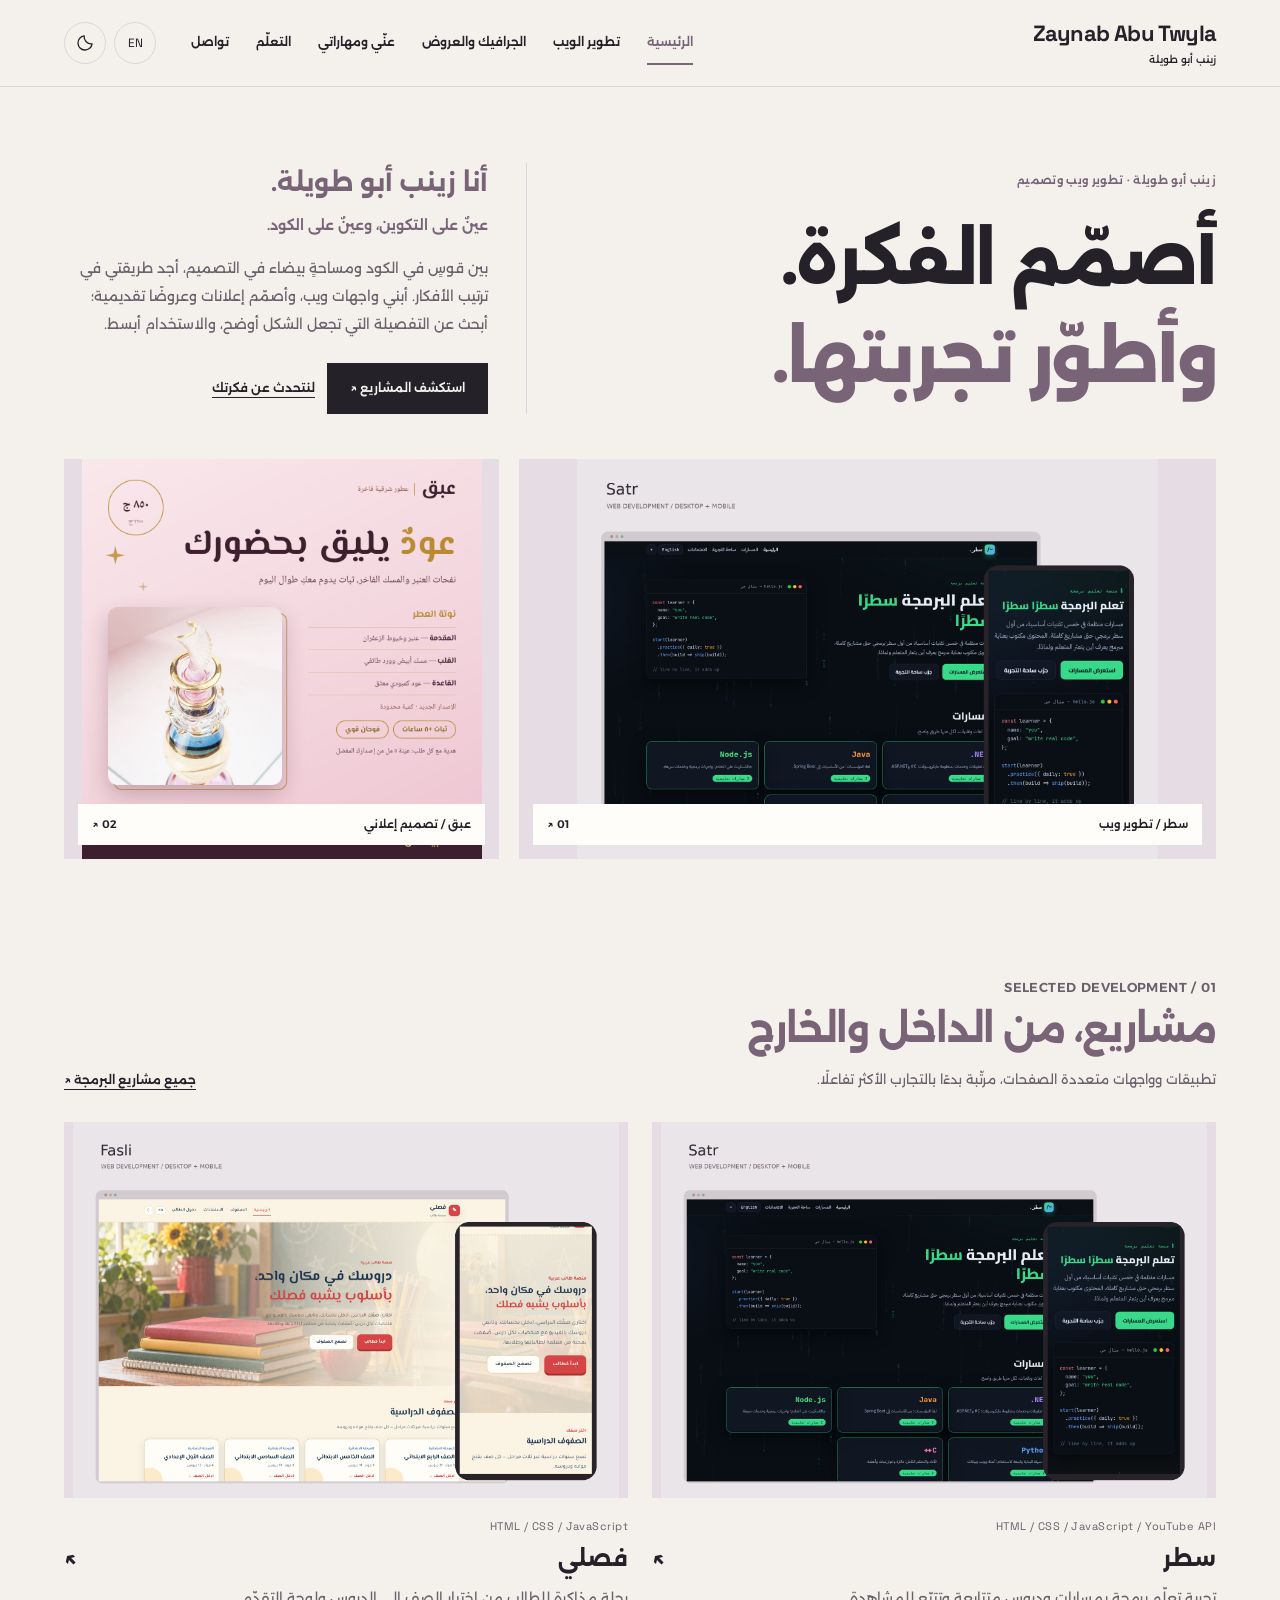
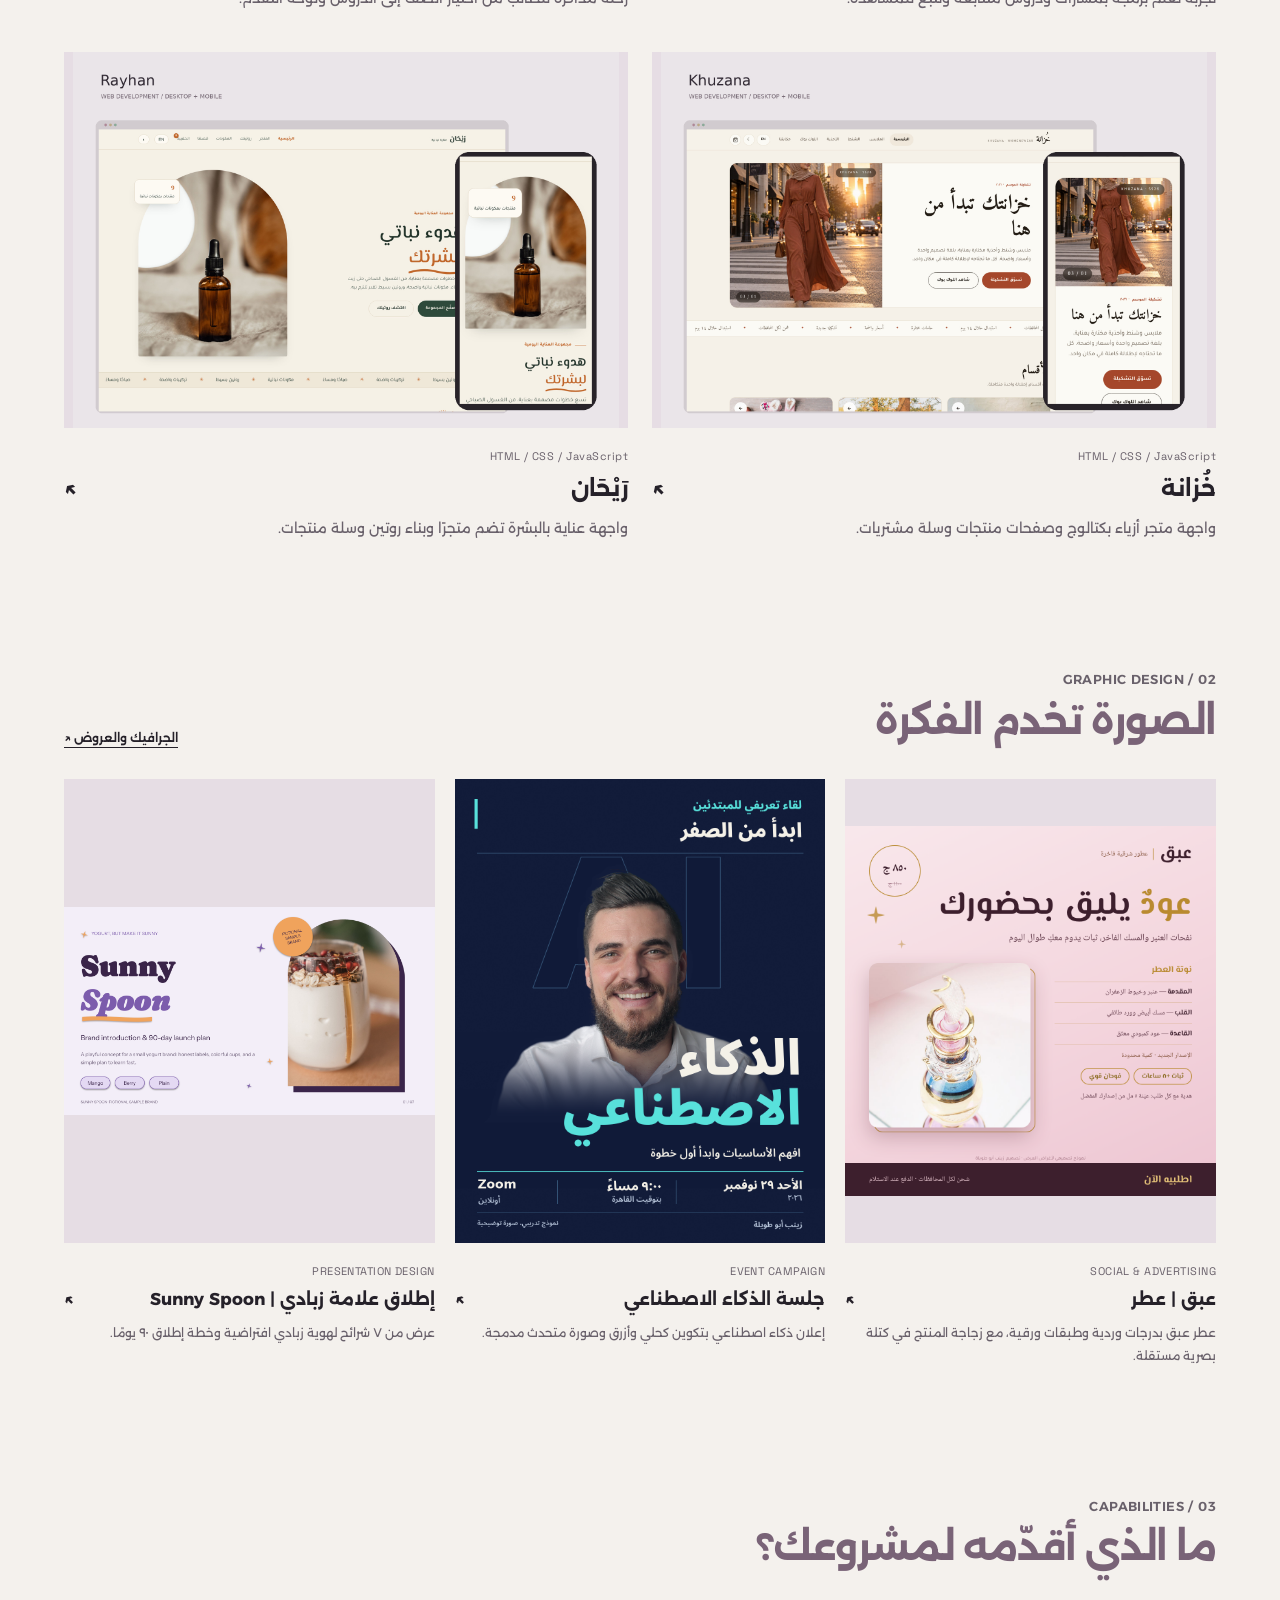
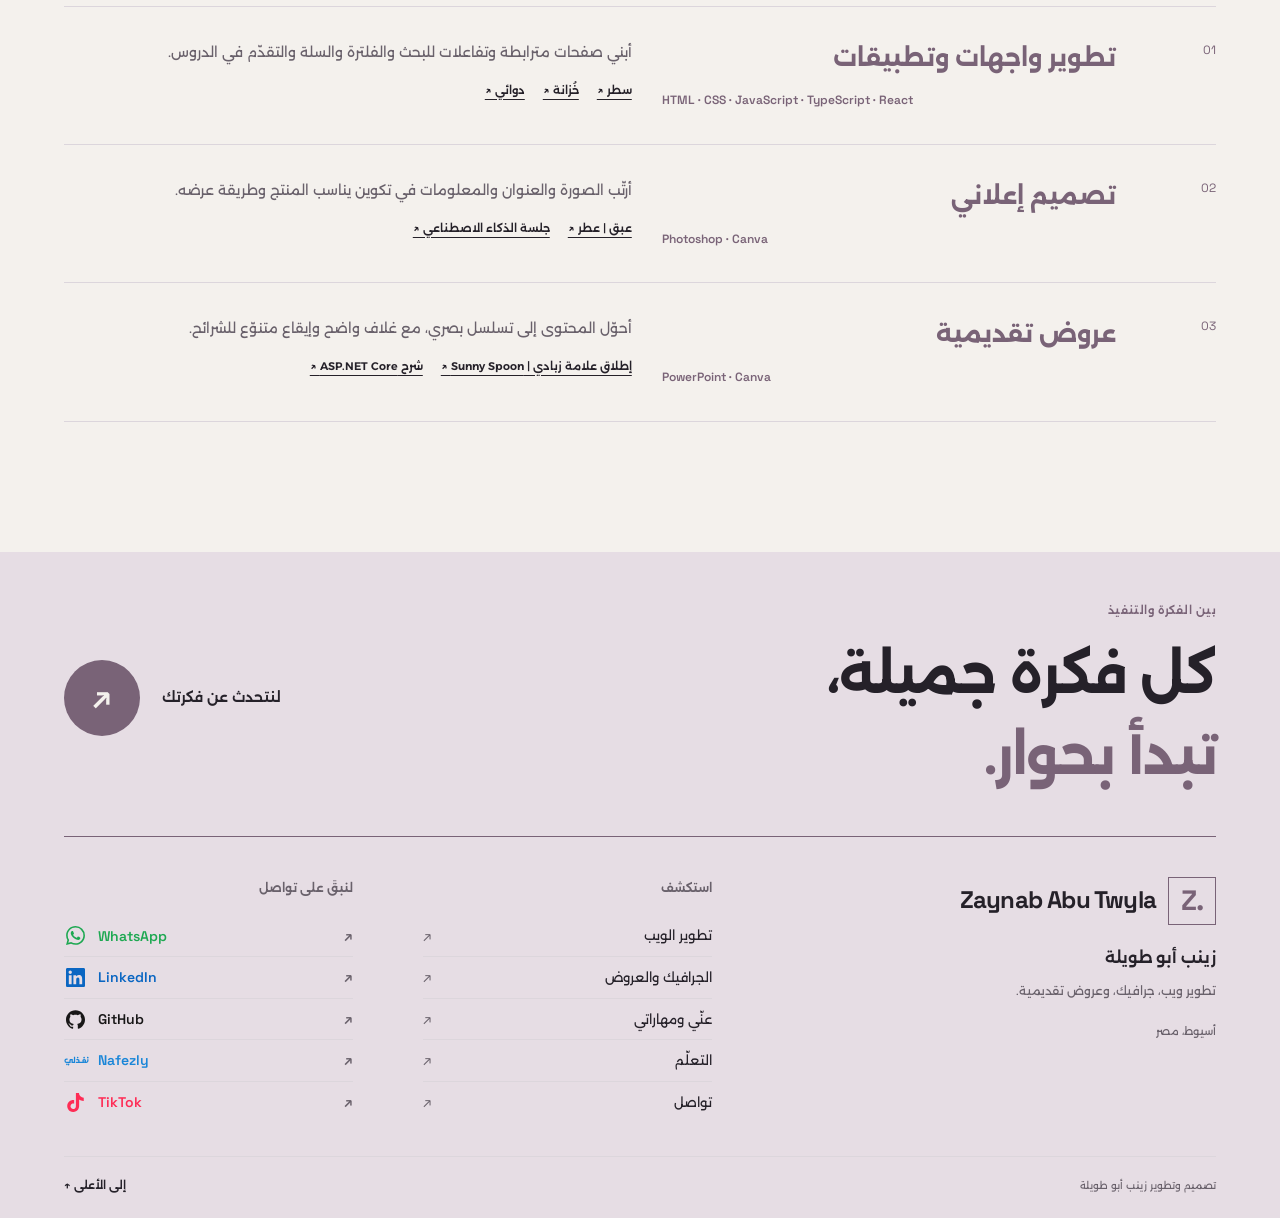
<file: index.html>
<!doctype html><html lang="ar" dir="rtl" data-theme="light"><head><meta charset="utf-8"><meta name="viewport" content="width=device-width,initial-scale=1"><title>Zaynab Abu Twyla | زينب أبو طويلة</title><meta name="description" content="Web development, graphic design and presentations by Zaynab Abu Twyla."><link rel="stylesheet" href="style.css?v=footer7"></head><body data-page="home"><header id="header"></header><main id="app"></main><footer id="footer"></footer><script src="data.js"></script><script src="app.js?v=footer7"></script></body></html>
</file>
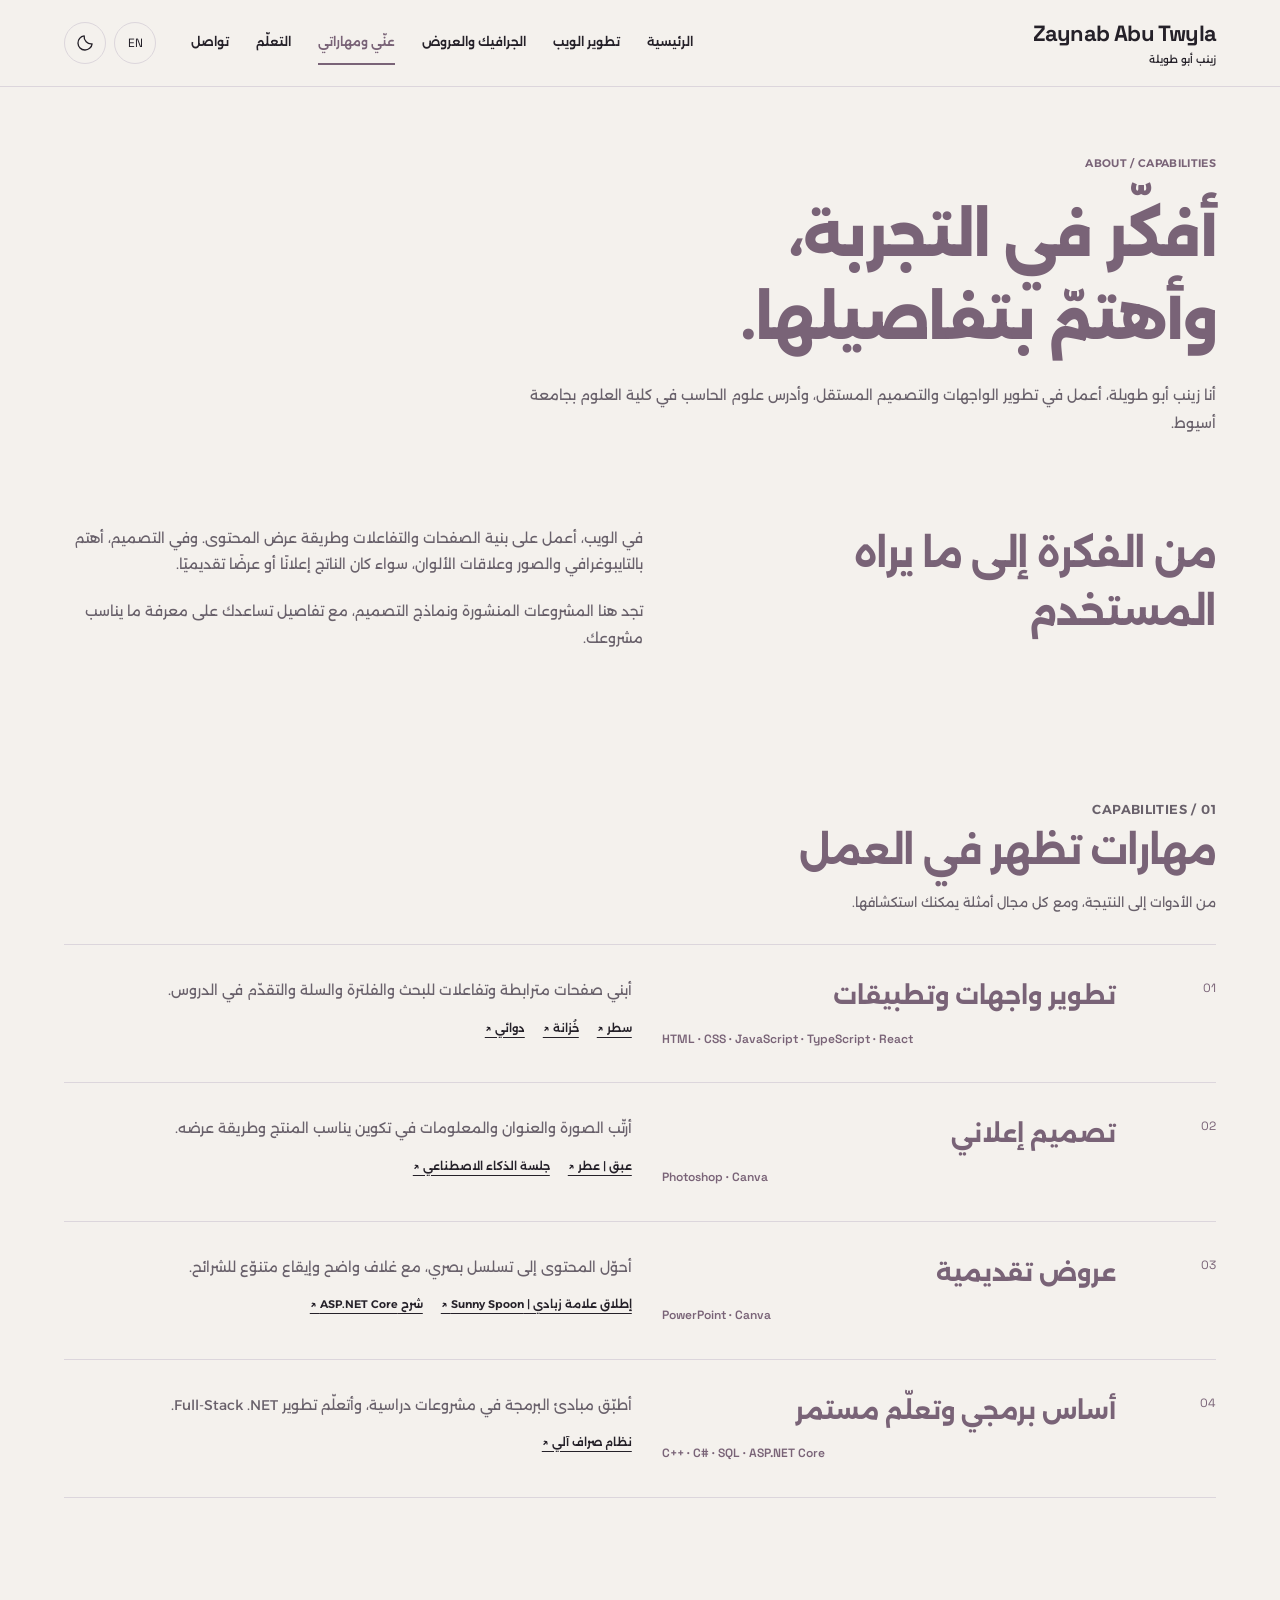
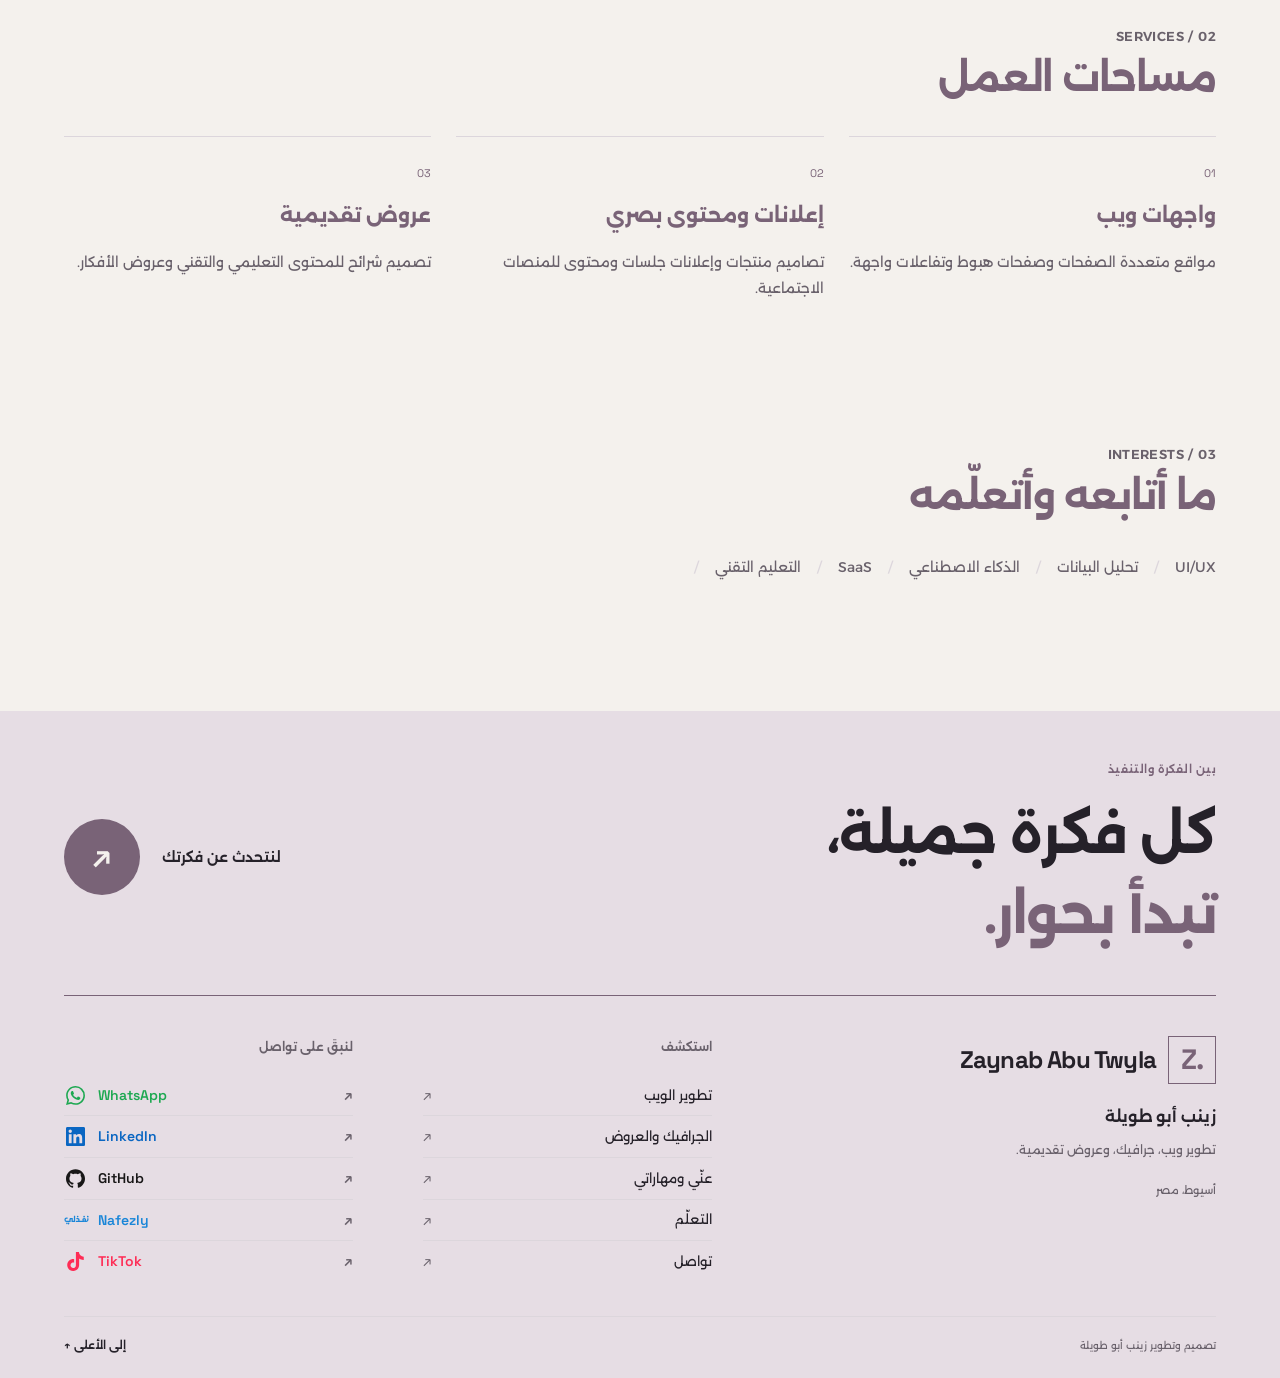
<file: about.html>
<!doctype html><html lang="ar" dir="rtl" data-theme="light"><head><meta charset="utf-8"><meta name="viewport" content="width=device-width,initial-scale=1"><title>Zaynab Abu Twyla | زينب أبو طويلة</title><meta name="description" content="Web development, graphic design and presentations by Zaynab Abu Twyla."><link rel="stylesheet" href="style.css"></head><body data-page="about"><header id="header"></header><main id="app"></main><footer id="footer"></footer><script src="data.js"></script><script src="app.js"></script></body></html>
</file>
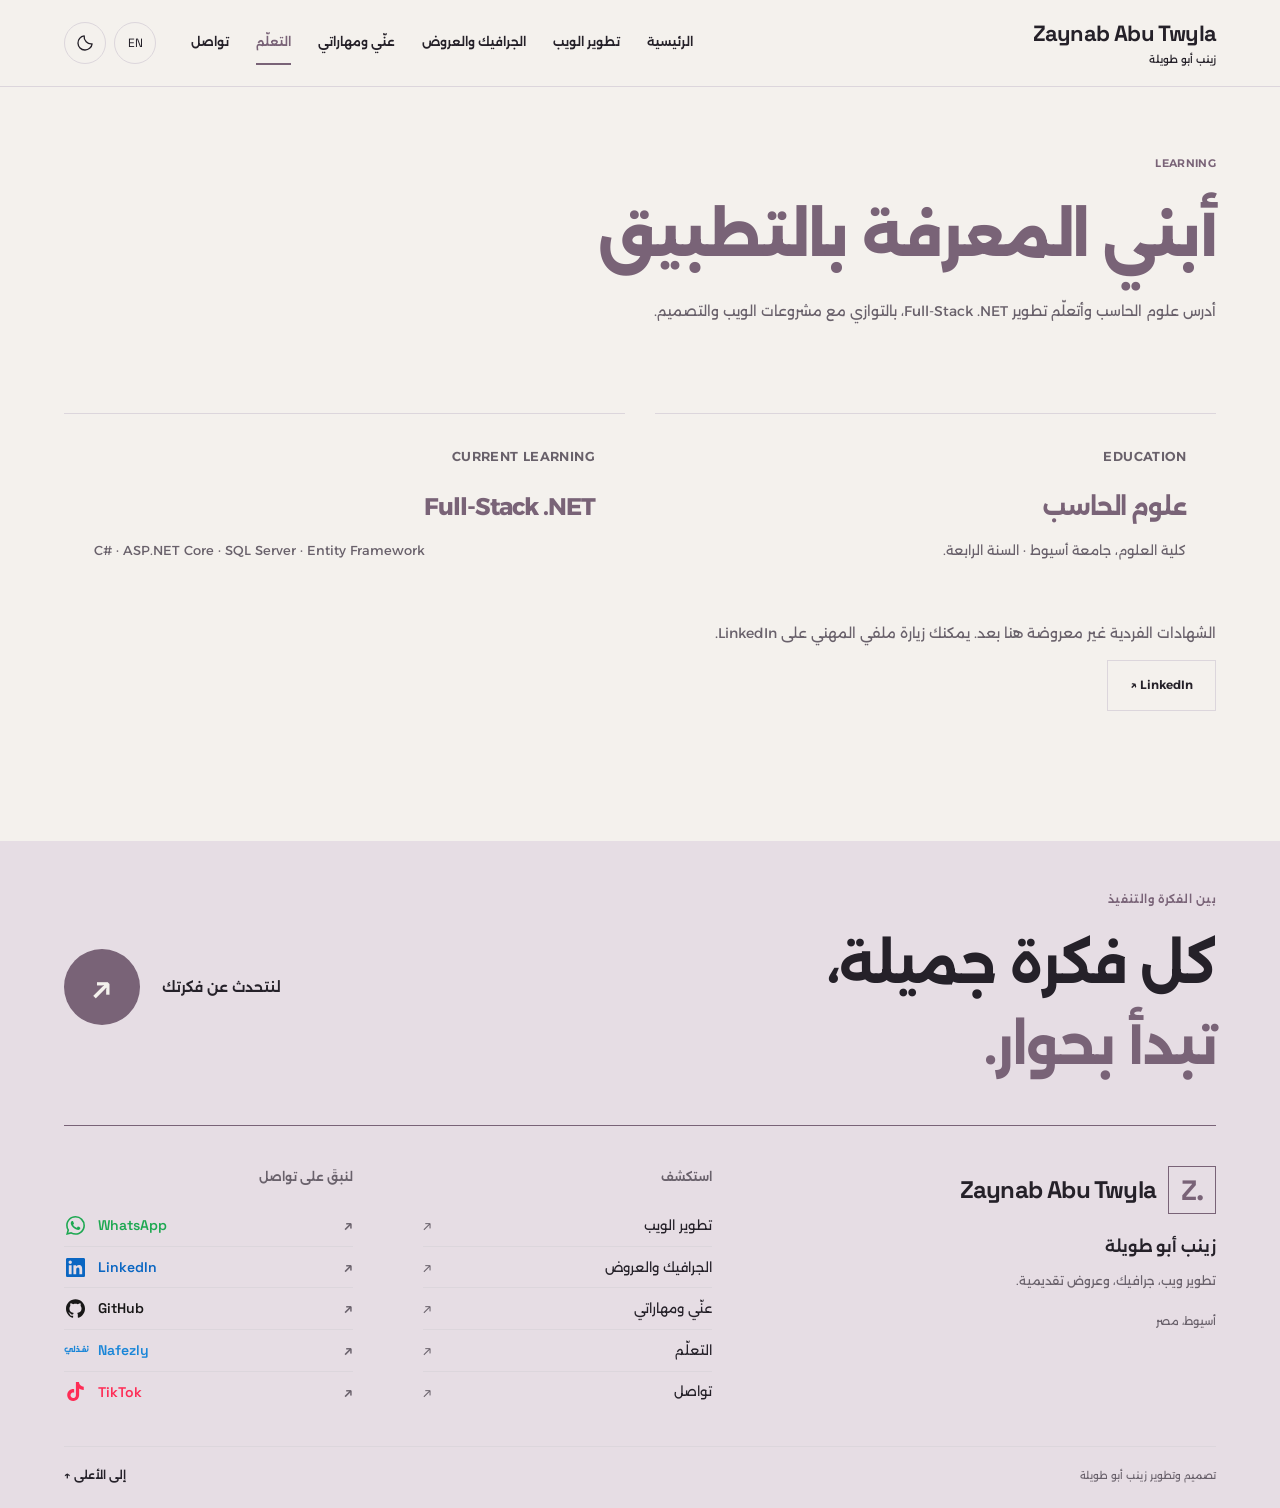
<file: certificates.html>
<!doctype html><html lang="ar" dir="rtl" data-theme="light"><head><meta charset="utf-8"><meta name="viewport" content="width=device-width,initial-scale=1"><title>Zaynab Abu Twyla | زينب أبو طويلة</title><meta name="description" content="Web development, graphic design and presentations by Zaynab Abu Twyla."><link rel="stylesheet" href="style.css"></head><body data-page="learn"><header id="header"></header><main id="app"></main><footer id="footer"></footer><script src="data.js"></script><script src="app.js"></script></body></html>
</file>
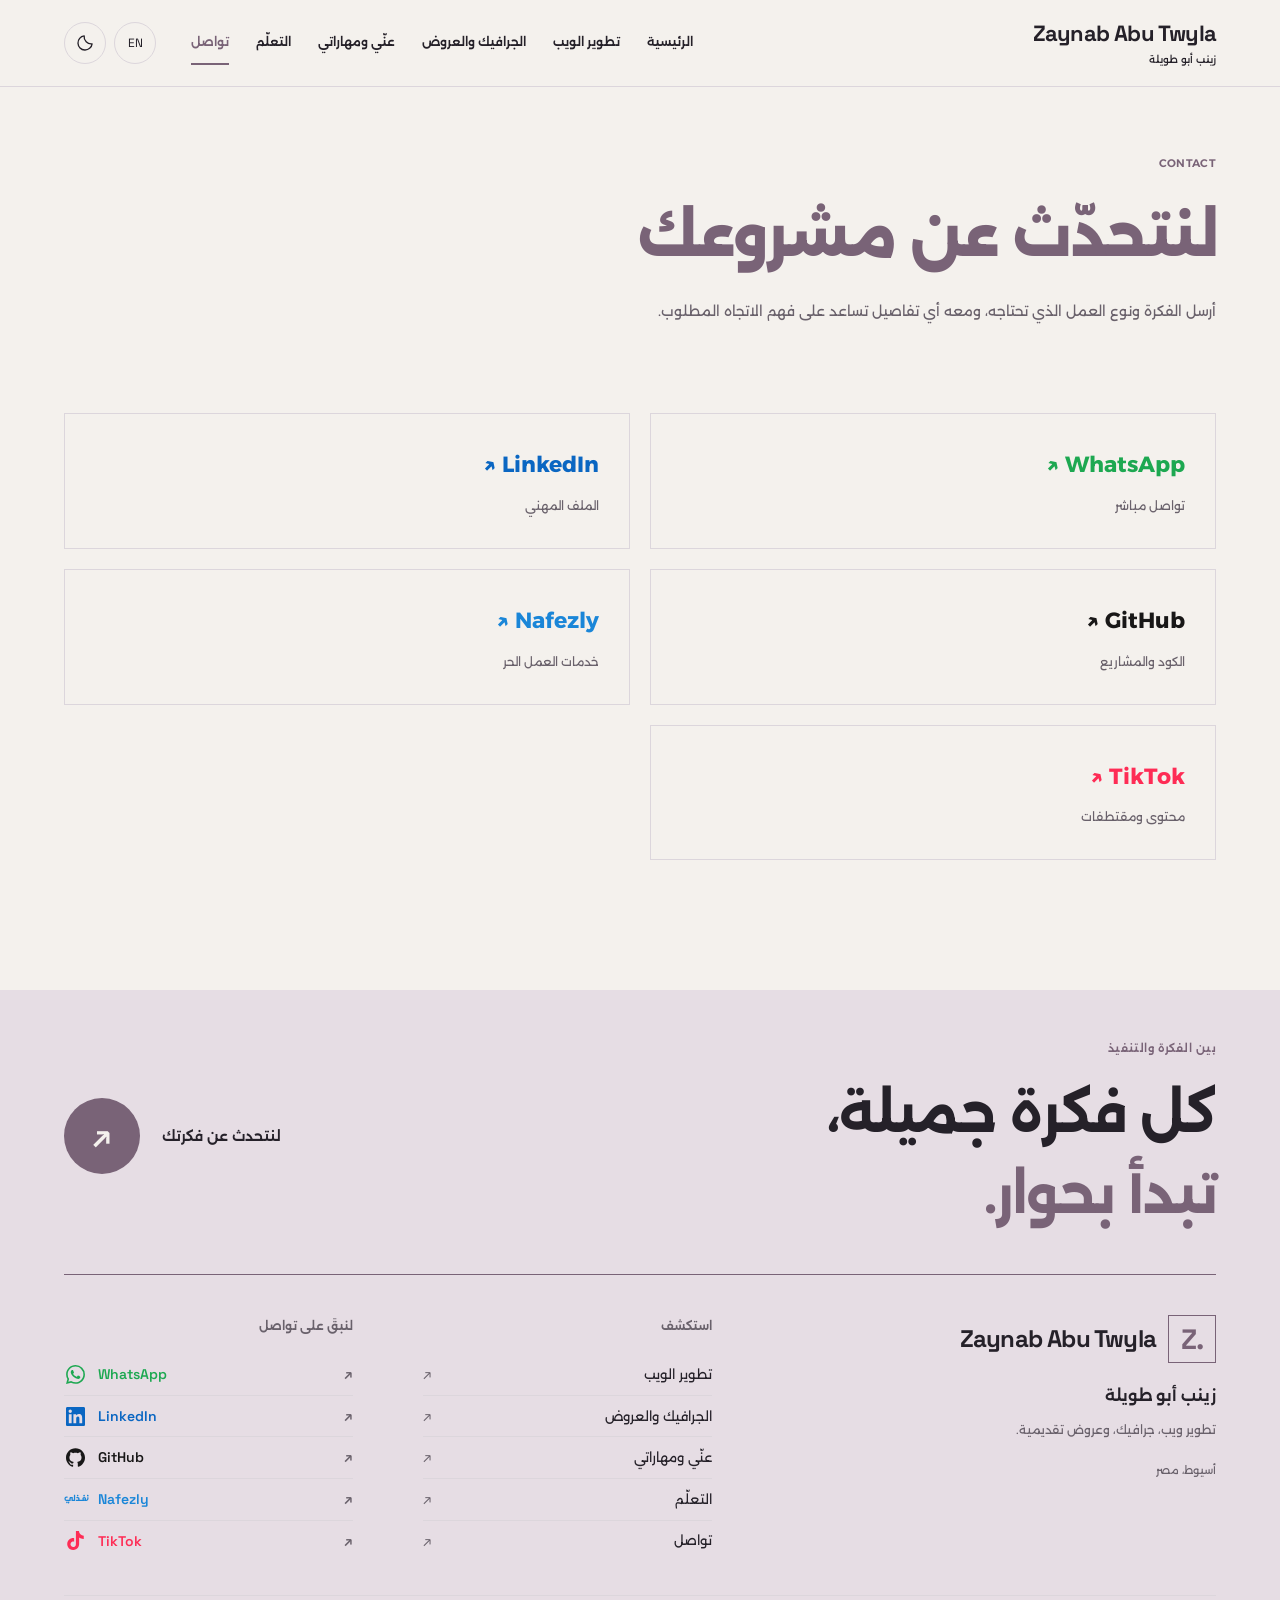
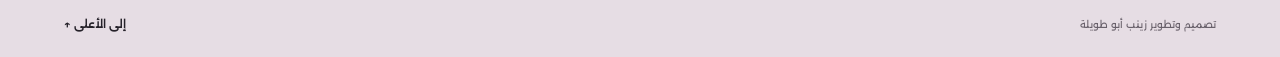
<file: contact.html>
<!doctype html><html lang="ar" dir="rtl" data-theme="light"><head><meta charset="utf-8"><meta name="viewport" content="width=device-width,initial-scale=1"><title>Zaynab Abu Twyla | زينب أبو طويلة</title><meta name="description" content="Web development, graphic design and presentations by Zaynab Abu Twyla."><link rel="stylesheet" href="style.css"></head><body data-page="contact"><header id="header"></header><main id="app"></main><footer id="footer"></footer><script src="data.js"></script><script src="app.js"></script></body></html>
</file>
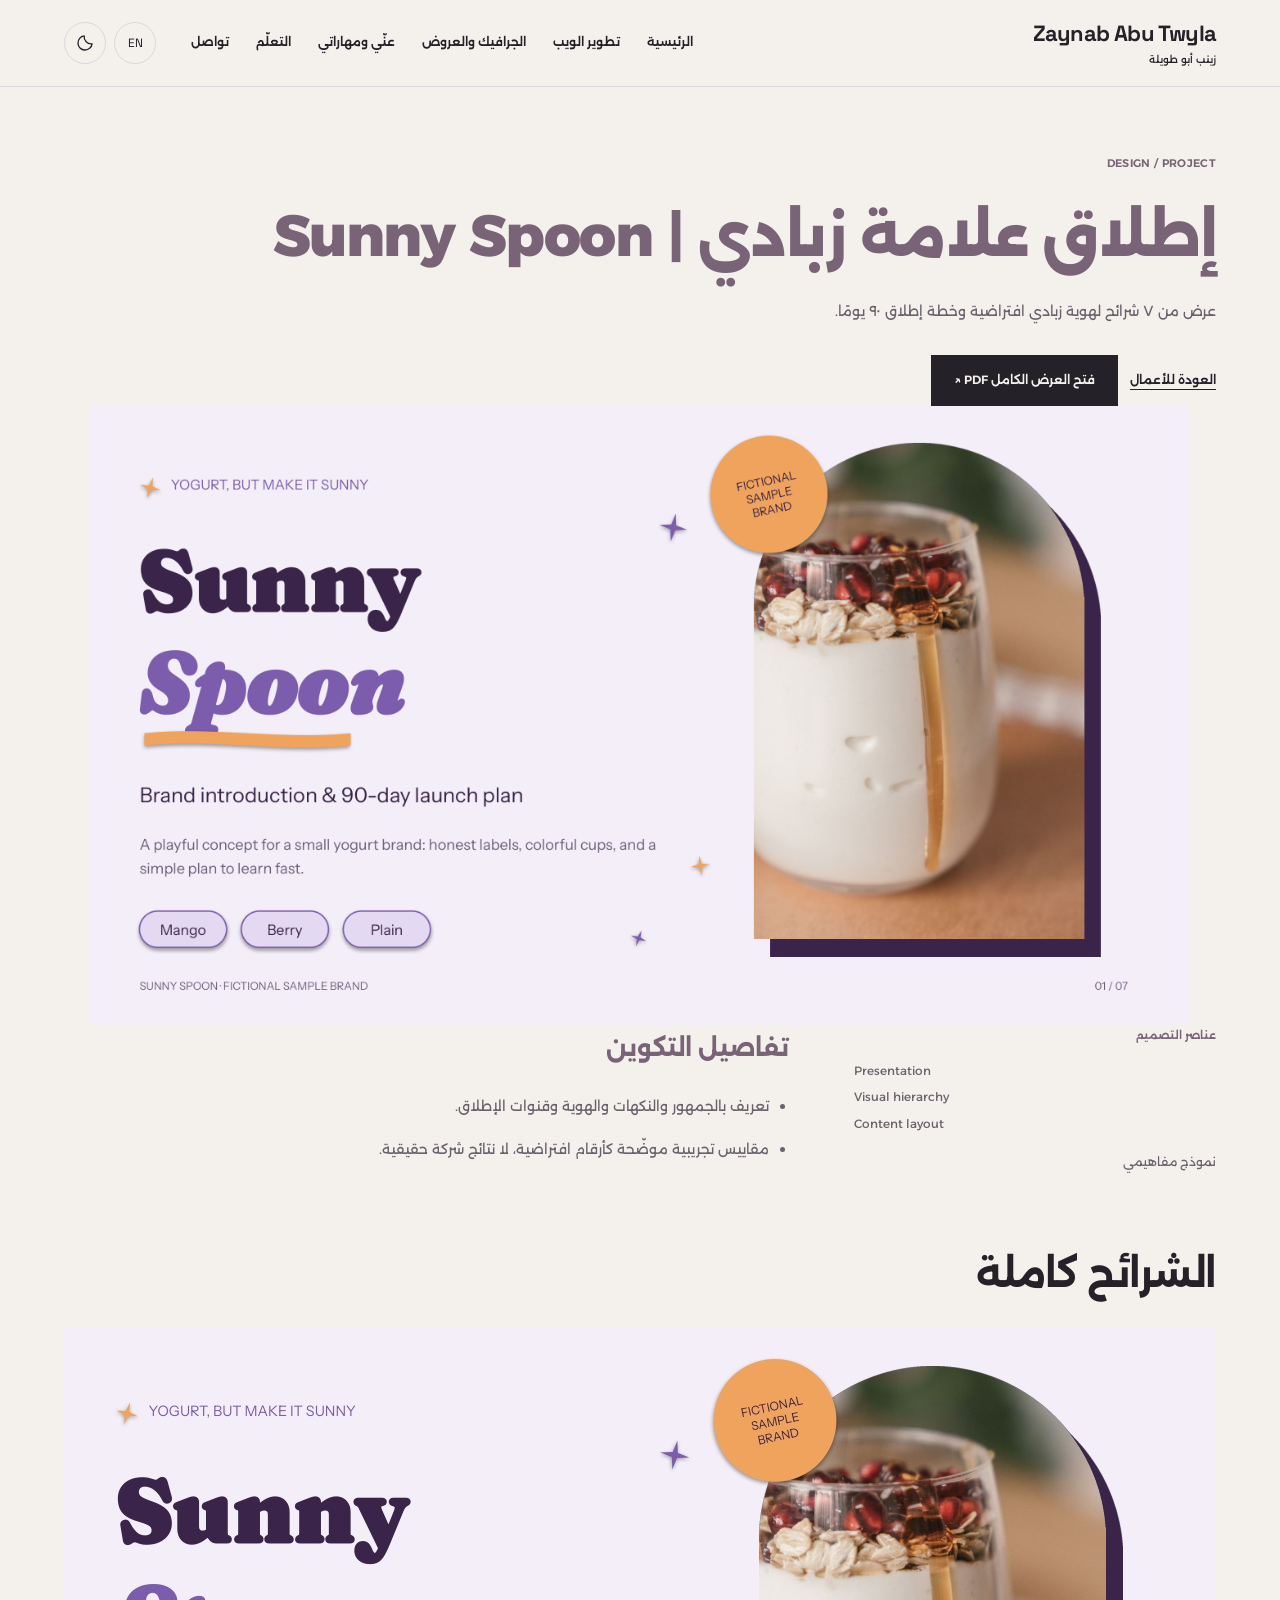
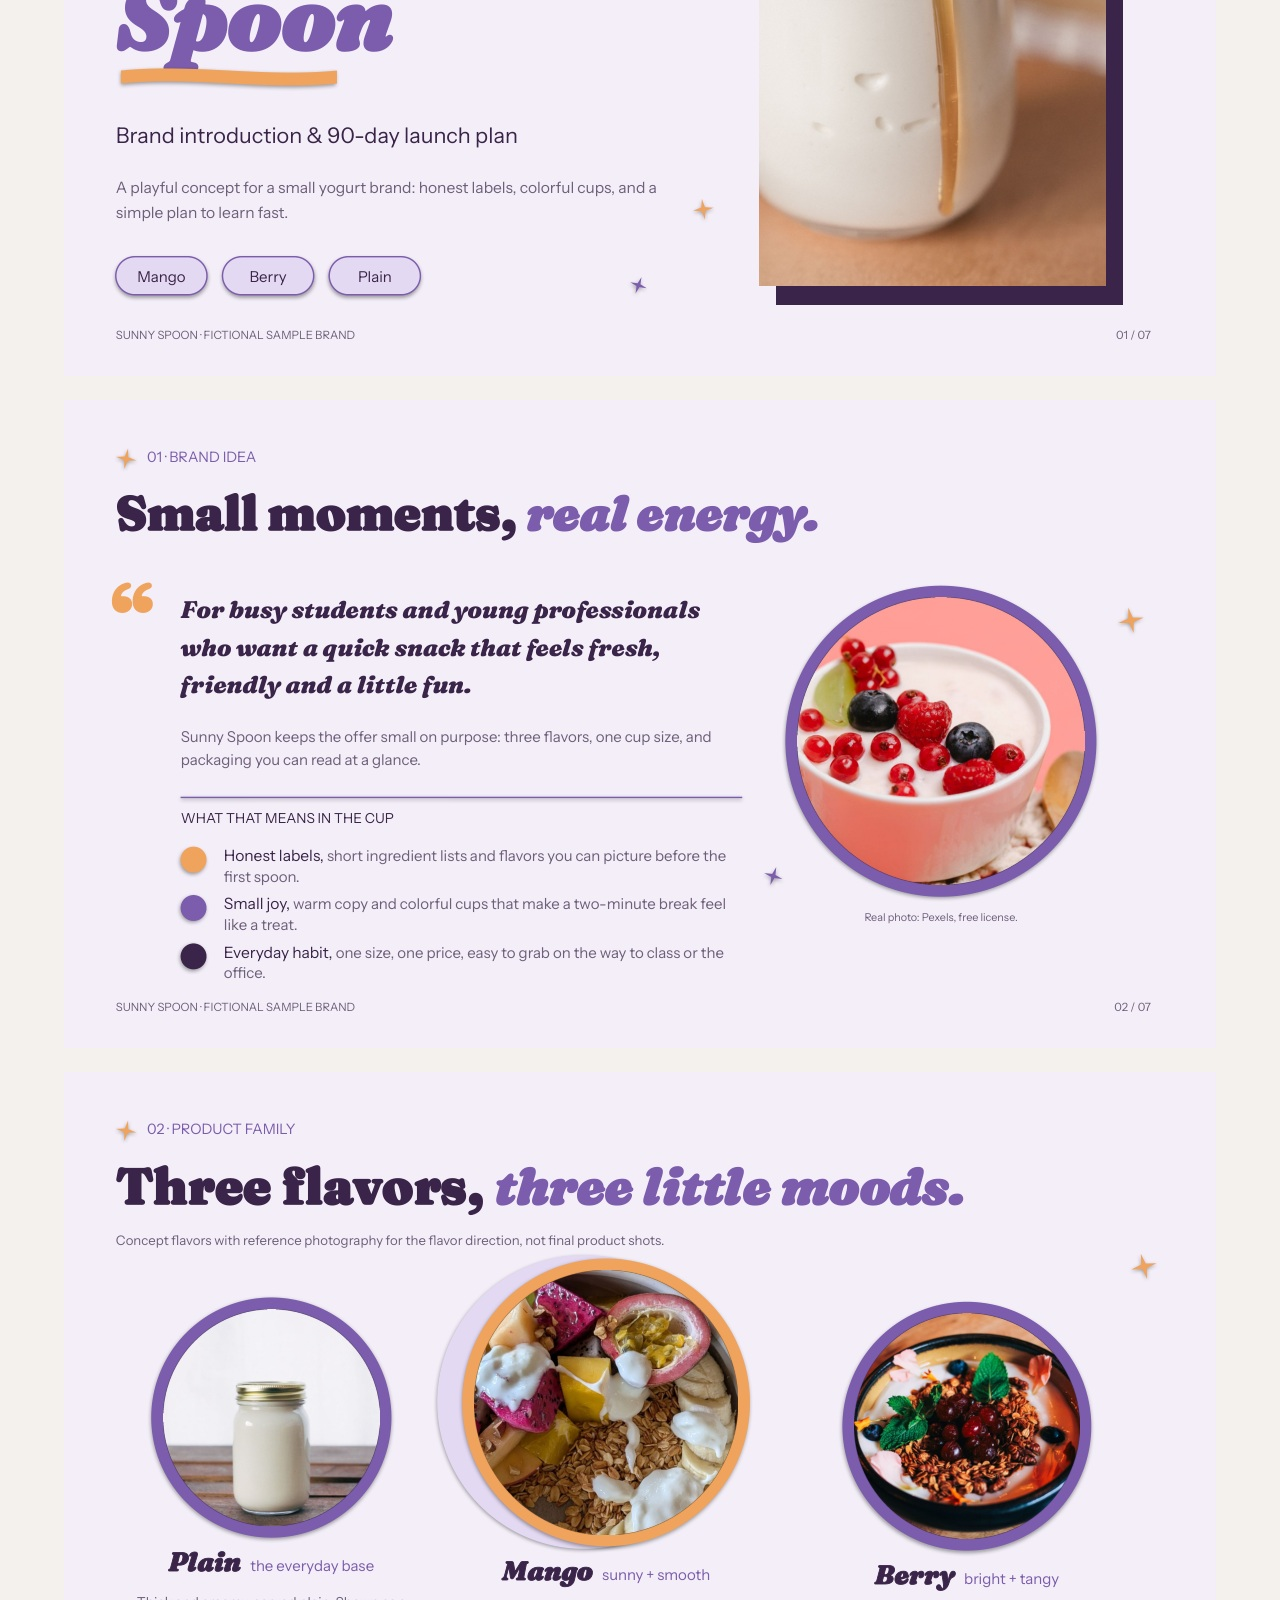
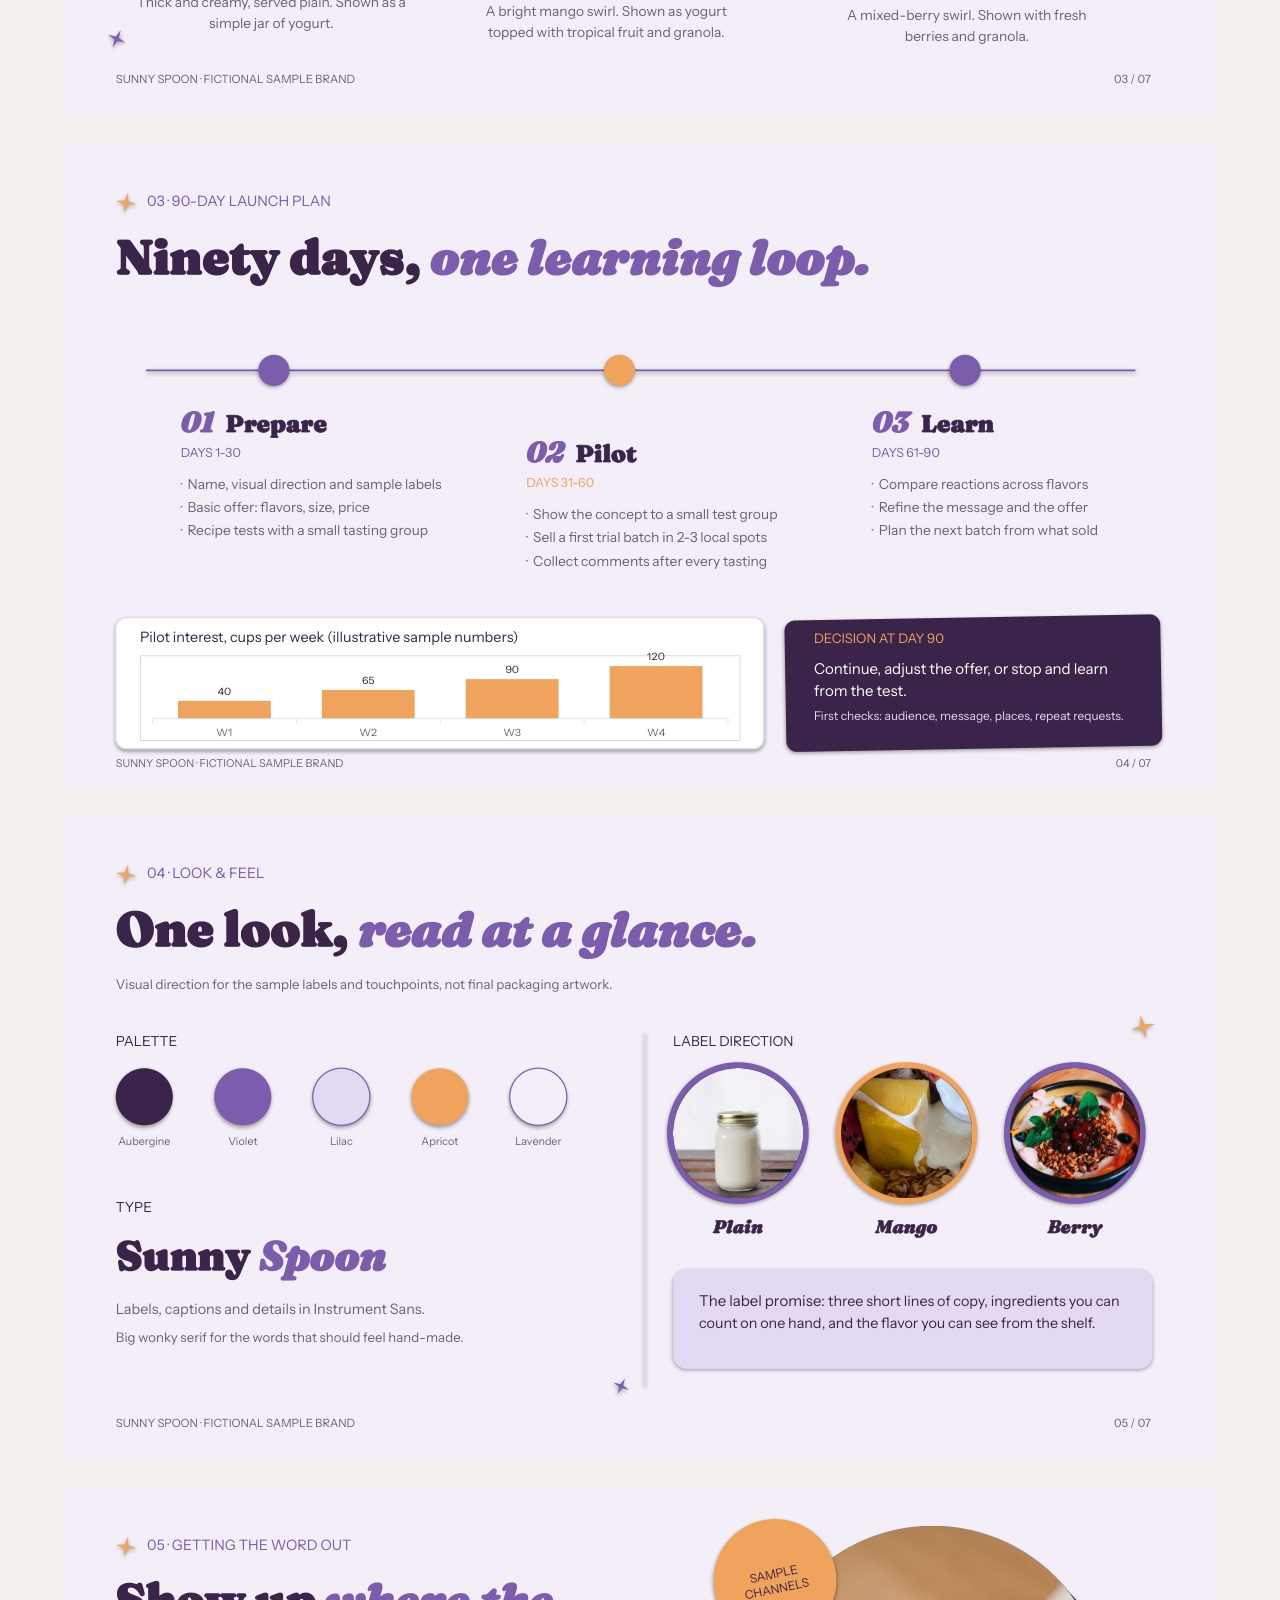
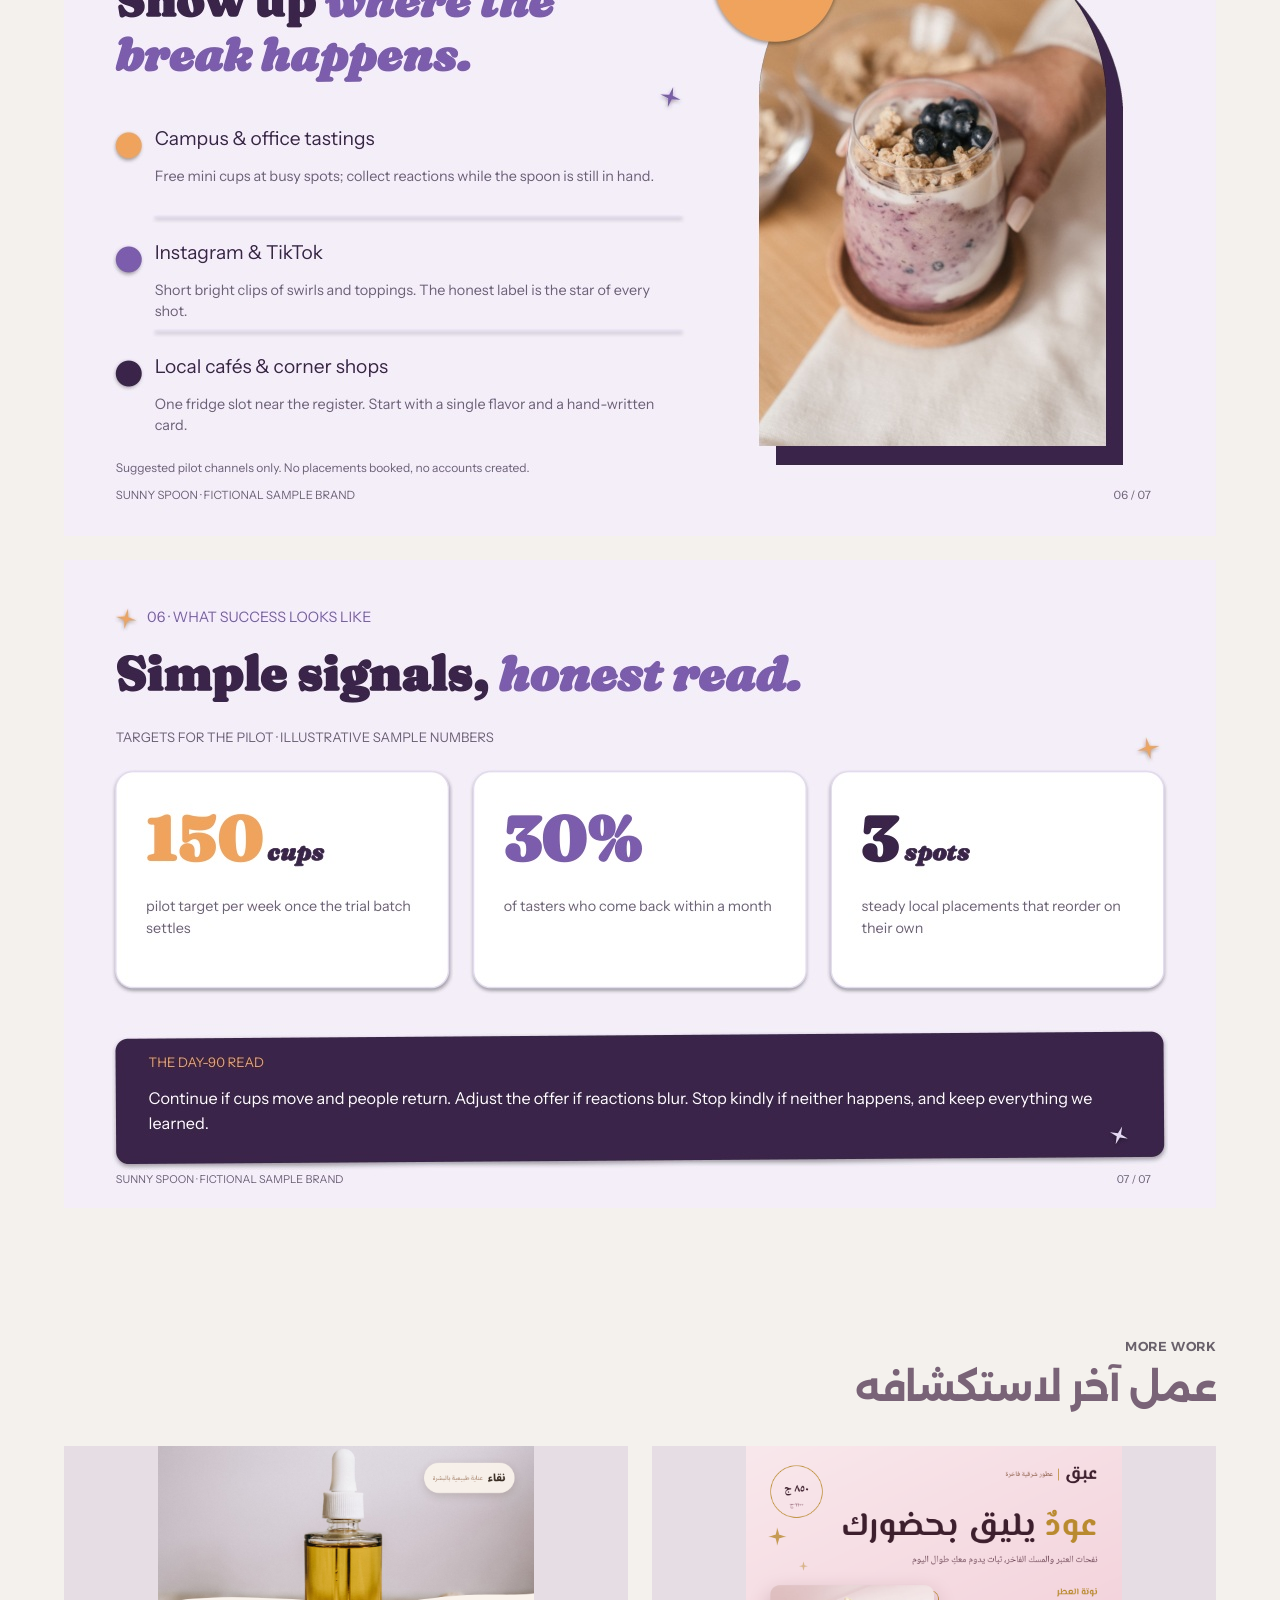
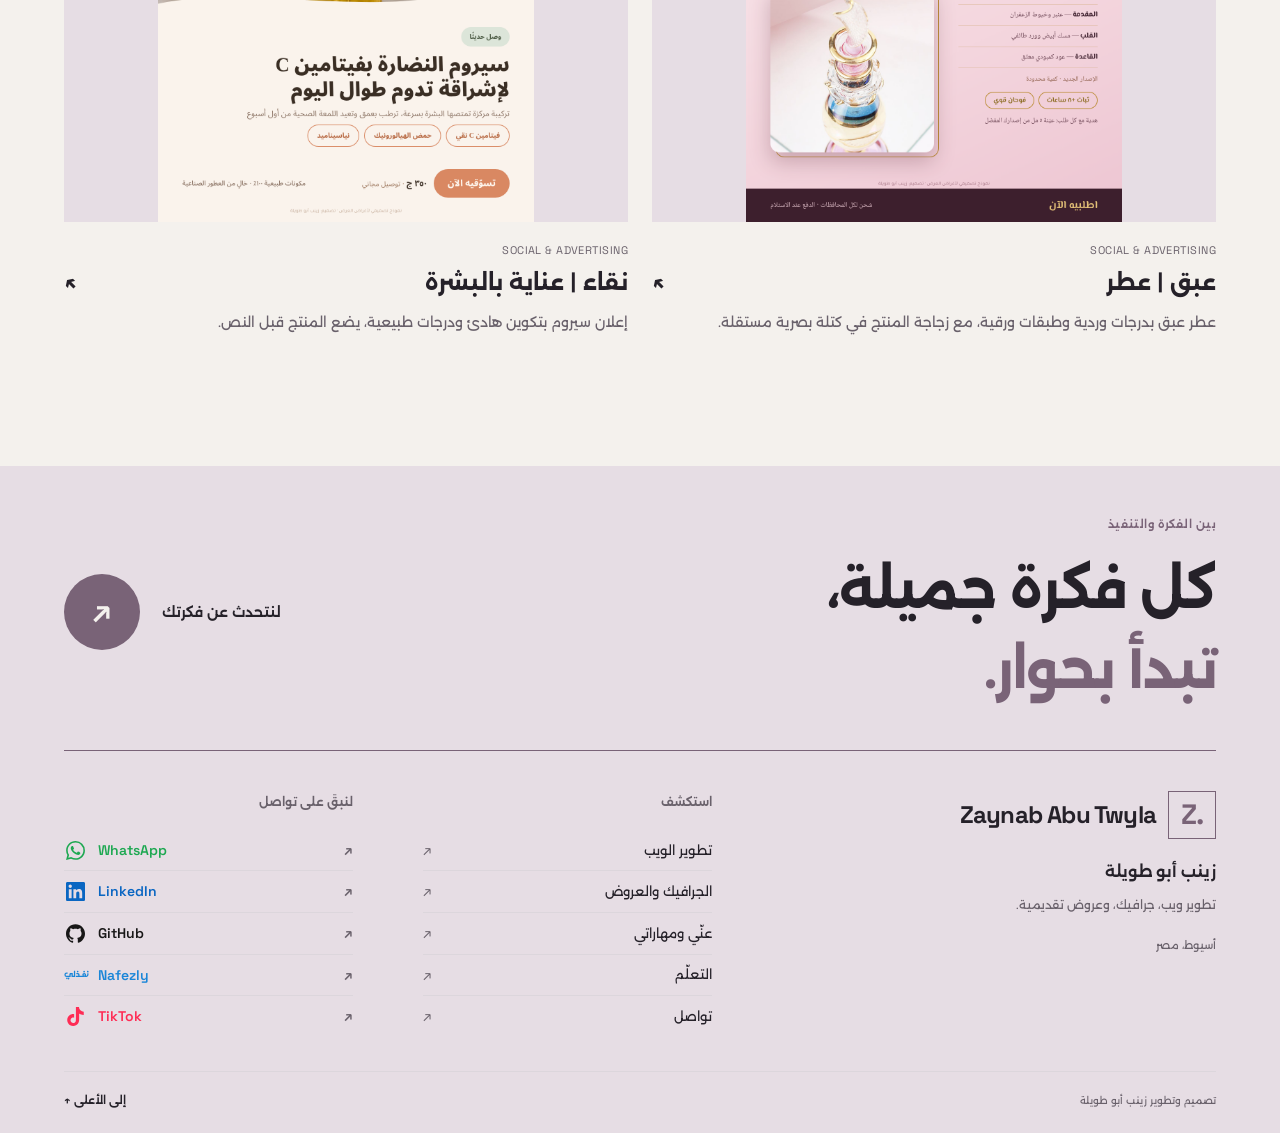
<file: deck-12-yogurt-brand-launch.html>
<!doctype html><html lang="ar" dir="rtl" data-theme="light"><head><meta charset="utf-8"><meta name="viewport" content="width=device-width,initial-scale=1"><title>Zaynab Abu Twyla | زينب أبو طويلة</title><meta name="description" content="Web development, graphic design and presentations by Zaynab Abu Twyla."><link rel="stylesheet" href="style.css"></head><body data-page="detail"><header id="header"></header><main id="app"></main><footer id="footer"></footer><script src="data.js"></script><script src="app.js"></script></body></html>
</file>
<file: style.css>
@font-face{font-family:'Alexandria';font-style:normal;font-weight:300;font-display:swap;src:url('assets/Alexandria-300.ttf') format('truetype')}
@font-face{font-family:'Alexandria';font-style:normal;font-weight:400;font-display:swap;src:url('assets/Alexandria-400.ttf') format('truetype')}
@font-face{font-family:'Alexandria';font-style:normal;font-weight:500;font-display:swap;src:url('assets/Alexandria-500.ttf') format('truetype')}
@font-face{font-family:'Alexandria';font-style:normal;font-weight:600;font-display:swap;src:url('assets/Alexandria-600.ttf') format('truetype')}
@font-face{font-family:'Alexandria';font-style:normal;font-weight:700;font-display:swap;src:url('assets/Alexandria-700.ttf') format('truetype')}
@font-face{font-family:'Alexandria';font-style:normal;font-weight:800;font-display:swap;src:url('assets/Alexandria-800.ttf') format('truetype')}
@font-face{font-family:'Alexandria';font-style:normal;font-weight:900;font-display:swap;src:url('assets/Alexandria-900.ttf') format('truetype')}
@font-face{font-family:'Space Grotesk';font-style:normal;font-weight:400;font-display:swap;src:url('assets/SpaceGrotesk-400.ttf') format('truetype')}
@font-face{font-family:'Space Grotesk';font-style:normal;font-weight:500;font-display:swap;src:url('assets/SpaceGrotesk-500.ttf') format('truetype')}
@font-face{font-family:'Space Grotesk';font-style:normal;font-weight:600;font-display:swap;src:url('assets/SpaceGrotesk-600.ttf') format('truetype')}
@font-face{font-family:'Space Grotesk';font-style:normal;font-weight:700;font-display:swap;src:url('assets/SpaceGrotesk-700.ttf') format('truetype')}
:root{--paper:#f4f1ed;--card:#fffdf9;--ink:#252129;--second:#69616b;--accent:#796377;--soft:#e6dde4;--line:#dcd6dc;--inverse:#fff;--ar:'Alexandria',sans-serif;--en:'Space Grotesk',sans-serif}html[data-theme=dark]{--paper:#1c1b20;--card:#26242b;--ink:#f4f0ec;--second:#b9b0bb;--accent:#c7abc2;--soft:#39313b;--line:#46404a;--inverse:#211d24}*{box-sizing:border-box}body{margin:0;background:var(--paper);color:var(--ink);font-family:var(--ar);font-weight:400;line-height:1.9}html{scroll-behavior:smooth}html[lang=en] body{font-family:var(--en);line-height:1.65}a{color:inherit;text-decoration:none}button,input{font:inherit}button,a{-webkit-tap-highlight-color:transparent}button{cursor:pointer}img{max-width:100%;height:auto;display:block}button:focus-visible,a:focus-visible{outline:3px solid var(--accent);outline-offset:5px}.wrap{width:min(1320px,90%);margin:auto}.en{font-family:var(--en)}header{position:sticky;top:0;z-index:20;background:var(--paper);border-bottom:1px solid var(--line)}.nav{display:flex;align-items:center;gap:35px;min-height:86px}.brand{font-family:var(--en);font-size:22px;font-weight:700;line-height:1.15;letter-spacing:-.8px}.brand small{display:block;font-family:var(--ar);font-size:10px;letter-spacing:0;font-weight:500;margin-top:8px}.navlinks{display:flex;gap:27px;margin-inline-start:auto;align-items:center}.navlinks a{font-size:12px;font-weight:600;padding-block:10px;border-bottom:2px solid transparent}.navlinks a.on{border-color:var(--accent);color:var(--accent)}.controls{display:flex;gap:8px;align-items:center}.icon-btn{border:1px solid var(--line);background:transparent;color:var(--ink);width:42px;height:42px;display:grid;place-items:center;border-radius:50%;font-family:var(--en);font-size:12px}.icon-btn svg{width:20px;height:20px;stroke:currentColor;fill:none;stroke-width:1.6;stroke-linecap:round;stroke-linejoin:round}.burger{display:none}.eyebrow{font-size:11px;font-weight:600;color:var(--accent);letter-spacing:.03em;margin:0 0 20px}.hero{padding:76px 0 48px}.hero-top{display:grid;grid-template-columns:1.65fr 1fr;gap:50px;align-items:end}.hero h1{font-size:clamp(38px,5.3vw,80px);line-height:1.45;letter-spacing:-2px;margin:0;font-weight:800}.hero h1 span{color:var(--accent)}.hero-intro p{font-size:14px;color:var(--second);max-width:47ch;margin:0 0 26px}.actions{display:flex;flex-wrap:wrap;gap:12px;align-items:center}.btn{display:inline-flex;align-items:center;justify-content:center;gap:15px;background:var(--ink);color:var(--paper);padding:13px 22px;border:1px solid var(--ink);font-size:12px;font-weight:600;min-height:48px}.btn.secondary{background:transparent;color:var(--ink);border-color:var(--line)}.btn:hover{background:var(--accent);border-color:var(--accent);color:var(--inverse)}.hero-work{margin-top:45px;display:grid;grid-template-columns:1.6fr 1fr;gap:20px;align-items:stretch}.hero-work a{position:relative;overflow:hidden;background:var(--soft);min-width:0}.hero-work img{width:100%;height:400px;object-fit:cover;transition:transform .5s}.hero-work a:hover img{transform:scale(1.025)}.hero-work .caption{position:absolute;bottom:14px;inset-inline:14px;background:var(--card);display:flex;justify-content:space-between;gap:12px;padding:10px 14px;font-size:11px;font-weight:600}.section{padding:58px 0}.section-head{display:flex;justify-content:space-between;align-items:end;gap:30px;margin-bottom:30px}.section h2,.section-head h2{font-size:clamp(25px,3vw,42px);line-height:1.5;letter-spacing:-1px;margin:0;font-weight:700}.section-head p{font-size:13px;color:var(--second);max-width:55ch;margin:10px 0 0}.textlink{font-size:12px;font-weight:600;text-decoration:underline;text-underline-offset:5px}.work-grid{display:grid;grid-template-columns:repeat(2,minmax(0,1fr));gap:40px 24px}.work-card{min-width:0;display:block}.work-image{background:var(--soft);aspect-ratio:1.5;overflow:hidden;display:flex;align-items:center;justify-content:center}.work-image img{width:100%;height:100%;object-fit:contain;transition:transform .45s}.work-card:hover img{transform:scale(1.025)}.work-card .meta{font-family:var(--en);font-size:10px;letter-spacing:.04em;color:var(--second);margin-top:18px}.work-card h3{font-size:22px;line-height:1.5;margin:5px 0 10px;font-weight:700;display:flex;justify-content:space-between;gap:15px}.work-card p{font-size:12px;color:var(--second);max-width:65ch;margin:0}.graphic-grid{grid-template-columns:repeat(3,minmax(0,1fr));gap:36px 20px}.graphic-grid .work-image{aspect-ratio:4/5;background:var(--soft)}.graphic-grid .work-image img{object-fit:contain}.graphic-grid .work-card h3{font-size:17px}.graphic-grid .work-card p{font-size:11px}.filters{display:flex;flex-wrap:wrap;gap:8px;margin-block:28px 40px}.filter{border:1px solid var(--line);background:transparent;color:var(--second);padding:10px 18px;min-height:44px;font-size:12px}.filter.active{background:var(--ink);color:var(--paper);border-color:var(--ink)}.page-head{padding:66px 0 30px}.page-head h1{font-size:clamp(34px,4.5vw,65px);line-height:1.45;letter-spacing:-1.5px;margin:0 0 20px;font-weight:800}.page-head .lead{max-width:70ch;font-size:14px;line-height:2;color:var(--second);margin:0}.split{display:grid;grid-template-columns:1fr 1.15fr;gap:70px}.bodycopy{font-size:14px;color:var(--second)}.bodycopy p{margin:0 0 20px}.skills{border-top:1px solid var(--line)}.skill-row{display:grid;grid-template-columns:70px 1fr 1.25fr;gap:30px;padding:32px 0;border-bottom:1px solid var(--line);align-items:start}.skill-num{font-family:var(--en);font-size:12px;color:var(--accent)}.skill-row h3{margin:0 0 12px;font-size:24px;line-height:1.6}.skill-row .tools{font-family:var(--en);color:var(--accent);font-size:12px;font-weight:600}.skill-row p{font-size:13px;color:var(--second);margin:0 0 14px}.skill-proof{display:flex;flex-wrap:wrap;gap:18px}.skill-proof a{font-size:11px;font-weight:600;text-decoration:underline;text-underline-offset:5px}.service-grid{display:grid;grid-template-columns:repeat(3,1fr);gap:25px}.service{border-top:1px solid var(--line);padding-top:20px}.service h3{font-size:20px;margin:8px 0 15px}.service p{font-size:12px;color:var(--second)}.service .num{font-family:var(--en);font-size:11px;color:var(--accent)}.detail-cover{background:var(--soft);margin-block:30px 45px}.detail-cover img{width:100%;max-height:900px;object-fit:contain}.detail-grid{display:grid;grid-template-columns:1fr 2fr;gap:65px}.detail-label{font-size:11px;color:var(--accent);font-weight:600;margin:0 0 12px}.detail-grid h2{font-size:24px;margin:0 0 22px}.detail-grid ul{padding-inline-start:20px;margin:0;color:var(--second);font-size:14px}.detail-grid li{margin-bottom:17px}.detail-data{font-size:12px;color:var(--second);line-height:2.2}.art-full{max-width:1100px;margin:auto}.art-full img{width:auto;margin:auto;max-height:none}.code-cover{background:var(--ink);color:var(--paper);padding:60px;min-height:330px;display:flex;flex-direction:column;justify-content:space-between}.code-cover strong{font-family:var(--en);font-size:70px;line-height:1}.code-cover span{font-family:var(--en);font-size:15px}.contact-grid{display:grid;grid-template-columns:repeat(2,1fr);gap:20px}.contact-item{border:1px solid var(--line);padding:30px;display:flex;flex-direction:column;gap:9px}.contact-item strong{font-size:22px}.contact-item span{font-size:12px;color:var(--second)}.contact-item:hover{background:var(--soft)}.learning{display:grid;grid-template-columns:1fr 1fr;gap:30px}.learn-card{padding:30px;border-top:1px solid var(--line)}.learn-card h2{font-size:24px}.learn-card p{font-size:13px;color:var(--second)}.footer{border-top:1px solid var(--line);margin-top:65px;padding:40px 0}.footer .wrap{display:flex;justify-content:space-between;align-items:center;gap:20px}.footer strong{font-family:var(--en);font-size:24px}.footer p{font-size:10px;color:var(--second);margin:8px 0 0}.footer-links{display:flex;gap:25px;font-family:var(--en);font-size:12px}.empty{padding:60px;font-size:15px}.interestline{display:flex;flex-wrap:wrap;gap:16px;font-size:14px;color:var(--second)}.interestline span:after{content:'/';margin-inline-start:16px;color:var(--line)}
@media(min-width:1500px){.hero-work img{height:460px}}@media(max-width:1050px){.nav{gap:20px}.navlinks{gap:14px}.navlinks a{font-size:10px}.hero-top{gap:25px}.hero-work img{height:330px}}@media(max-width:760px){.wrap{width:90%}.nav{min-height:72px;gap:12px;justify-content:space-between}.brand{font-size:18px}.brand small{font-size:8px;margin-top:5px}.controls{margin-inline-start:auto;gap:7px}.icon-btn{width:39px;height:39px}.burger{display:grid;border:0}.navlinks{display:none;position:absolute;inset-inline:0;top:100%;background:var(--paper);margin:0;padding:18px 5% 30px;border-bottom:1px solid var(--line);max-height:calc(100dvh - 72px);overflow:auto;box-shadow:0 25px 30px #0001}.navlinks.open{display:flex;flex-direction:column;align-items:stretch;gap:0}.navlinks a{font-size:19px;padding:16px 0;border-bottom:1px solid var(--line)}.hero{padding:42px 0 25px}.hero-top{grid-template-columns:1fr;gap:22px}.hero h1{font-size:40px;line-height:1.5;letter-spacing:-1.3px}.hero-intro p{font-size:12px;line-height:2;max-width:none}.hero-work{margin-top:30px;grid-template-columns:1fr;gap:15px}.hero-work img{height:auto;max-height:340px;aspect-ratio:1.5;object-fit:cover}.hero-work a:nth-child(2){display:none}.hero-work .caption{font-size:10px;inset-inline:10px;bottom:10px}.section{padding:38px 0}.section-head{display:block;margin-bottom:25px}.section-head .textlink{display:inline-block;margin-top:18px}.section h2,.section-head h2{font-size:26px}.section-head p{font-size:12px}.work-grid,.graphic-grid{grid-template-columns:1fr;gap:30px}.work-card h3{font-size:21px}.work-card p{font-size:11px}.graphic-grid .work-image{aspect-ratio:auto;max-height:none}.graphic-grid .work-image img{height:auto}.page-head{padding:40px 0 20px}.page-head h1{font-size:35px}.page-head .lead{font-size:12px}.split{grid-template-columns:1fr;gap:25px}.bodycopy{font-size:12px}.skill-row{grid-template-columns:32px 1fr;gap:12px;padding:26px 0}.skill-row .skill-description{grid-column:2}.skill-row h3{font-size:21px}.skill-row p{font-size:12px}.skill-row .tools{font-size:11px}.service-grid,.learning,.contact-grid{grid-template-columns:1fr;gap:20px}.service h3{font-size:21px}.detail-grid{grid-template-columns:1fr;gap:30px}.detail-grid ul{font-size:12px}.detail-cover{margin-block:20px 30px}.detail-cover img{max-height:none}.footer{margin-top:35px;padding:30px 0}.footer .wrap{flex-direction:column;align-items:start}.footer strong{font-size:22px}.footer-links{gap:22px}.filters{gap:6px;margin-block:22px 28px}.filter{font-size:10px;padding:9px 12px}.code-cover{padding:35px;min-height:230px}.code-cover strong{font-size:48px}.contact-item{padding:24px}}
@media(prefers-reduced-motion:reduce){html{scroll-behavior:auto}*{transition:none!important}}

.hero-work img{object-fit:contain}.work-card p{font-size:14px}.work-card .meta{font-size:11px}.graphic-grid .work-card p{font-size:12px}.hero-intro p{font-size:15px}.skill-row p{font-size:14px}.service p{font-size:14px}@media(max-width:760px){.hero-intro p,.page-head .lead,.bodycopy{font-size:14px}.work-card p,.graphic-grid .work-card p{font-size:13px}.skill-row p,.service p{font-size:13px}.hero-work img{object-fit:contain}.detail-grid ul{font-size:14px}}

.slide-gallery{display:grid;gap:24px;margin-top:25px}.slide-gallery img{width:100%;height:auto}

/* The home opens as one composition: idea, person, then work. */
.hero-top{grid-template-columns:1.35fr 1fr;gap:64px;align-items:center}
.hero .hero-intro{border-inline-start:1px solid var(--line);padding-inline-start:38px}
.hero-intro .personal-name{font-size:25px;font-weight:700;color:var(--ink);line-height:1.55;margin:0 0 10px}
.hero-intro .personal-note{font-size:14px;color:var(--accent);font-weight:600;margin:0 0 16px}
.hero-intro .personal-copy{font-size:14px;line-height:2;margin:0 0 25px}
html[lang=en] .hero-intro .personal-copy{line-height:1.75}
@media(max-width:1050px) and (min-width:761px){.hero-top{gap:30px}.hero .hero-intro{padding-inline-start:24px}.hero h1{font-size:48px}.hero-intro .personal-name{font-size:23px}}
@media(max-width:760px){.hero-top{grid-template-columns:1fr;gap:27px}.hero .hero-intro{border:0;padding:0}.hero .eyebrow{margin-bottom:15px}.hero-intro .personal-name{font-size:24px;margin-bottom:7px}.hero-intro .personal-note{font-size:13px;margin-bottom:12px}.hero-intro .personal-copy{font-size:14px;line-height:2;margin-bottom:22px}.hero-work{margin-top:30px}.hero h1{font-size:clamp(34px,10vw,48px)}}
/* Muted plum carries the same identity across the portfolio. */
.page-head h1,.section-head h2,.split>h2,.skill-row h3,.service h3,.learn-card h2,.detail-grid h2,.contact-item strong{color:var(--accent)}
.filters .filter.active{background:var(--accent);border-color:var(--accent);color:var(--paper)}
.hero-intro .personal-name{color:var(--accent)}

[data-brand=whatsapp]{--brand:#1da851}[data-brand=linkedin]{--brand:#0a66c2}[data-brand=github]{--brand:#181717}[data-brand=nafezly]{--brand:#1a86d8}[data-brand=tiktok]{--brand:#fe2c55}
html[data-theme=dark] [data-brand=whatsapp]{--brand:#25d366}html[data-theme=dark] [data-brand=linkedin]{--brand:#4f9fe6}html[data-theme=dark] [data-brand=github]{--brand:#f0f6fc}html[data-theme=dark] [data-brand=nafezly]{--brand:#2196f3}html[data-theme=dark] [data-brand=tiktok]{--brand:#ff4d70}
.contact-item[data-brand] strong,.footer-links a[data-brand]{color:var(--brand)}.footer-links{flex-wrap:wrap}.footer-links a[data-brand]{font-weight:600}

/* A designed closing section. Preview revision, not yet deployed. */
.footer{margin-top:72px;padding:0;border-top:0;background:var(--soft);position:relative}
.footer>.wrap{display:block;padding-top:48px}
.footer-opening{display:flex;align-items:center;justify-content:space-between;gap:32px;padding-bottom:40px;border-bottom:1px solid var(--accent)}
.footer .footer-kicker{margin:0 0 14px;font-size:11px;font-weight:600;letter-spacing:.04em;color:var(--accent)}
.footer .footer-title{margin:0;font-size:clamp(32px,4.2vw,60px);font-weight:700;letter-spacing:-1.5px;line-height:1.5;color:var(--ink)}
.footer-title span{color:var(--accent)}
.footer-cta{display:flex;gap:22px;align-items:center;font-size:14px;font-weight:600;white-space:nowrap}
.footer-arrow{width:76px;height:76px;display:grid;place-items:center;background:var(--accent);color:var(--paper);border-radius:50%;font-size:32px;font-family:var(--en);transition:transform .2s}
.footer-cta:hover .footer-arrow{transform:rotate(-12deg)}
.footer-grid{display:grid;grid-template-columns:1.5fr 1fr 1fr;gap:70px;padding:40px 0 34px}
.footer-identity .footer-mark{display:inline-flex;align-items:center;gap:12px;font-family:var(--en);font-size:24px;font-weight:700;letter-spacing:-.8px;line-height:1.2}
.footer-monogram{display:grid;place-items:center;width:48px;height:48px;border:1px solid var(--accent);color:var(--accent);font-size:28px;flex-shrink:0}
.footer-identity .footer-arname{font-size:16px;color:var(--ink);margin:18px 0 7px;font-weight:600}
.footer-identity .footer-description{font-size:12px;color:var(--second);margin:0;line-height:1.9}
.footer-identity .footer-location{font-size:11px;color:var(--second);margin-top:18px}
.footer-column h3{font-size:12px;font-weight:600;color:var(--second);margin:0 0 16px}
.footer-nav,.footer-links{display:flex;flex-direction:column;align-items:stretch;gap:0;font-size:13px}
.footer-nav a,.footer-links a{display:flex;align-items:center;justify-content:space-between;gap:12px;min-height:39px;border-bottom:1px solid var(--line);padding:7px 0}
.footer-nav a:last-child,.footer-links a:last-child{border:0}
.footer-links a{font-family:var(--en);font-size:14px;direction:ltr}
.footer-nav a span:last-child,.footer-links a span:last-child{font-family:var(--en);font-size:14px;color:var(--second)}
.footer-nav a:hover,.footer-bottom a:hover{text-decoration:underline;text-underline-offset:5px}
.footer-bottom{border-top:1px solid var(--line);padding:18px 0 22px;display:flex;align-items:center;justify-content:space-between;gap:20px}
.footer .footer-bottom p{font-size:10px;margin:0;color:var(--second)}
.footer-bottom a{font-size:11px;font-weight:600}
html[lang=en] .footer-title{line-height:1.15;letter-spacing:-2px}
html[data-theme=dark] .footer-arrow{color:#241f27}
@media(max-width:1000px){.footer-grid{gap:32px;grid-template-columns:1.2fr 1fr 1fr}.footer-identity .footer-mark{font-size:19px}.footer-cta{gap:14px}.footer-arrow{width:60px;height:60px}}
@media(max-width:600px){.footer{margin-top:44px}.footer>.wrap{padding-top:30px}.footer-opening{align-items:start;gap:18px;padding-bottom:28px}.footer .footer-kicker{font-size:10px;margin-bottom:12px}.footer .footer-title{font-size:30px;letter-spacing:-.8px;line-height:1.6}.footer-cta{flex-direction:column-reverse;gap:9px;align-items:center;font-size:10px;padding-top:35px}.footer-arrow{width:51px;height:51px;font-size:25px}.footer-grid{grid-template-columns:1fr 1fr;column-gap:30px;row-gap:28px;padding:28px 0 25px}.footer-identity{grid-column:1/-1;display:grid;grid-template-columns:1fr auto;align-items:center;column-gap:15px}.footer-identity .footer-mark{font-size:20px;grid-column:1/-1}.footer-monogram{width:40px;height:40px;font-size:24px}.footer-identity .footer-arname{font-size:14px;margin:16px 0 5px;grid-column:1}.footer-identity .footer-description{font-size:11px;grid-column:1}.footer-identity .footer-location{font-size:10px;grid-row:2/4;grid-column:2;margin:14px 0 0}.footer-column h3{font-size:11px;margin-bottom:10px}.footer-nav{font-size:11px}.footer-links a{font-size:13px}.footer-nav a,.footer-links a{min-height:40px}.footer-bottom{padding:17px 0 21px}.footer .footer-bottom p{font-size:9px;max-width:24ch}.footer-bottom a{font-size:10px}html[lang=en] .footer-title{font-size:34px;line-height:1.2;letter-spacing:-1.4px}html[lang=en] .footer-cta{padding-top:24px}html[lang=en] .footer-identity .footer-description{font-size:10px}html[lang=en] .footer-identity .footer-location{font-size:9px}}
@media(max-width:350px){.footer .footer-title{font-size:26px}.footer-opening{gap:12px}.footer-cta{font-size:9px}.footer-arrow{width:45px;height:45px}.footer-grid{column-gap:20px}.footer-identity .footer-mark{font-size:19px}.footer-identity{column-gap:8px}.footer-identity .footer-location{font-size:9px}}

.footer-monogram{direction:ltr}
@media(max-width:600px){.footer-nav{font-size:12px}.footer-column h3{font-size:12px}}
/* Platform marks and restrained pointer, touch and keyboard feedback. */
.platform-label{display:flex;align-items:center;gap:11px;min-width:0}
.platform-icon{display:grid;place-items:center;width:23px;height:23px;flex:none;color:var(--brand)}
.platform-icon svg{display:block;width:19px;height:19px;fill:currentColor}
.platform-nafezly svg{width:25px;height:20px}
a,button{touch-action:manipulation}
.navlinks a,.brand,.icon-btn,.btn,.textlink,.work-card,.filter,.contact-item,.skill-proof a,.footer-nav a,.footer-links a,.footer-bottom a,.footer-mark{transition:color .18s,background-color .18s,border-color .18s,transform .18s,box-shadow .18s}
@media(hover:hover) and (pointer:fine){
.navlinks a:hover,.textlink:hover,.skill-proof a:hover{color:var(--accent);border-color:var(--accent)}
.icon-btn:hover{background:var(--soft);border-color:var(--accent);transform:translateY(-2px)}
.work-card:hover{transform:translateY(-3px)}
.contact-item:hover{border-color:var(--accent);transform:translateY(-3px)}
.filter:not(.active):hover{background:var(--soft);border-color:var(--accent);color:var(--ink)}
.footer-nav a:hover,.footer-links a:hover{background:var(--card);padding-inline:8px;text-decoration:none}
.footer-links a:hover{box-shadow:inset 3px 0 0 var(--brand)}
.footer-mark:hover{color:var(--accent)}
}
.footer-links a:active{background:var(--brand);color:var(--paper);transform:scale(.98)}
.footer-links a:active .platform-icon,.footer-links a:active span:last-child{color:inherit}
.footer-nav a:active,.footer-bottom a:active,.textlink:active,.skill-proof a:active{color:var(--accent);background:var(--card)}
.btn:active,.filter:active,.icon-btn:active{background:var(--accent);color:var(--paper);border-color:var(--accent);transform:scale(.96)}
.contact-item:active,.work-card:active{transform:scale(.985);background:var(--soft)}
.footer-cta:active .footer-arrow{background:var(--ink);color:var(--paper);transform:scale(.92)}
.footer-nav a:focus-visible,.footer-links a:focus-visible{background:var(--card);outline:2px solid var(--accent);outline-offset:3px}
@media(prefers-reduced-motion:reduce){*,*::before,*::after{transition:none!important;scroll-behavior:auto!important;animation:none!important}.work-card:hover,.contact-item:hover,.icon-btn:hover,.footer-cta:hover .footer-arrow{transform:none}}
.footer-links a .platform-label .platform-icon{color:var(--brand)}
.footer-links a:active .platform-label .platform-icon{color:inherit}
.footer-links a:active{color:var(--ink);background:var(--card);box-shadow:inset 4px 0 0 var(--brand)}
.footer-links a:active .platform-label{color:var(--brand)}
</file>
